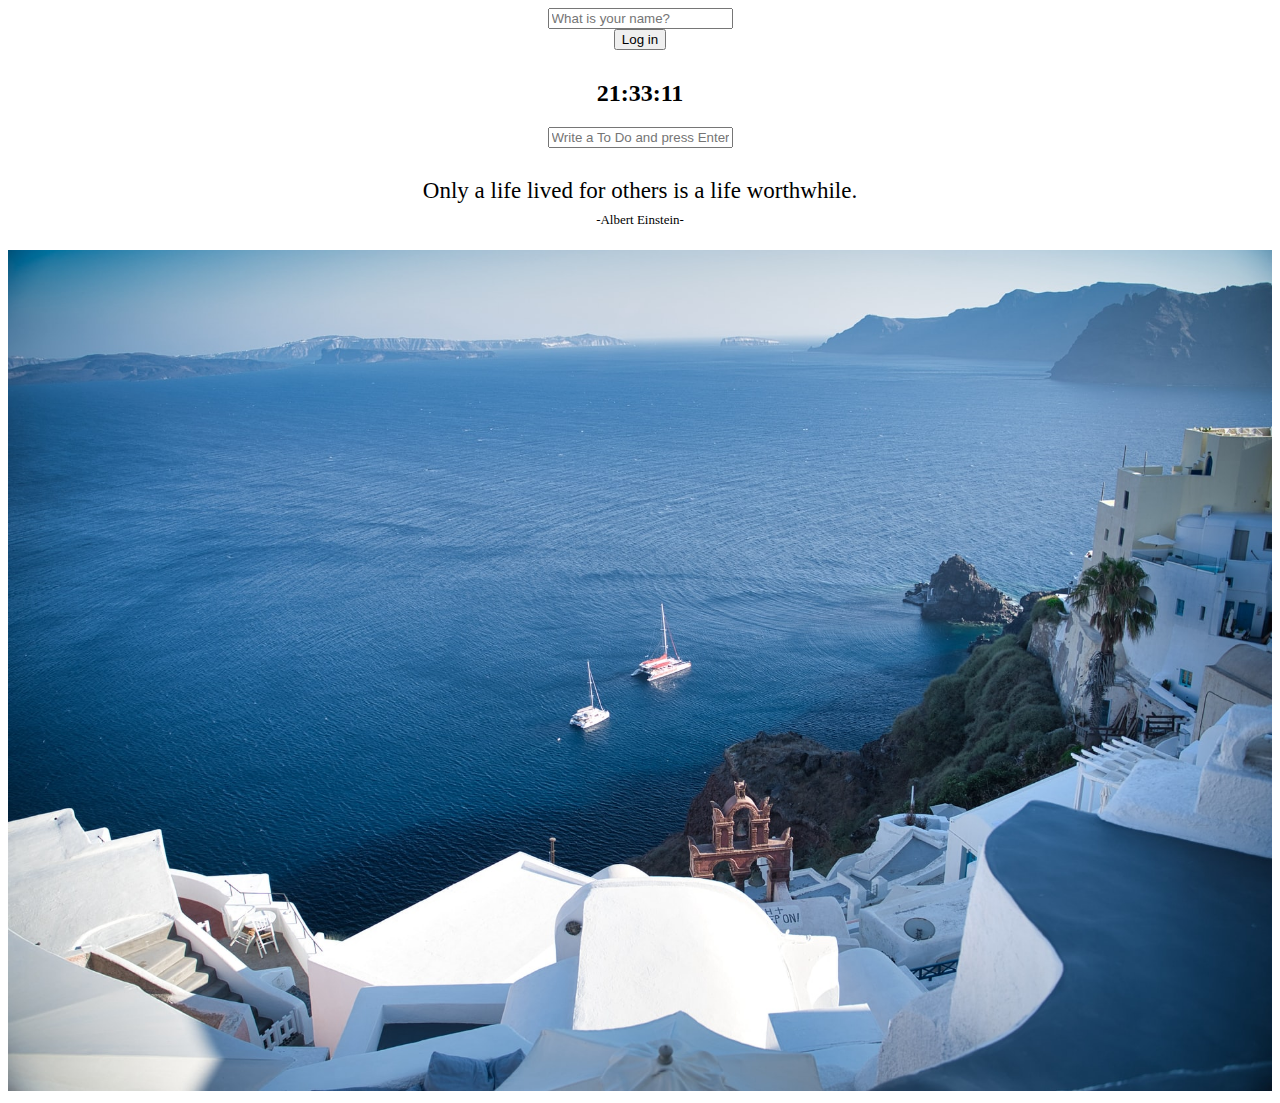
<file: index.html>
<!DOCTYPE html>
<html lang="en">
  <head>
    <meta charset="UTF-8" />
    <meta http-equiv="X-UA-Compatible" content="IE=edge" />
    <meta name="viewport" content="width=device-width, initial-scale=1.0" />
    <link rel="stylesheet" href="css/style.css" />
    <title>Momentum App</title>
  </head>

  <body>
    <!--<div id="login-form">
        입력값의 증명을 위해선 html에서 form을 사용해야함
        form 의 기본동작 > submit
      -->
    <div class="background-image"></div>
    <form id="login-form" class="hidden">
      <input
        required
        maxlength="15"
        type="text"
        placeholder="What is your name?"
      />
      <button>Log in</button>
    </form>
    <div id="time"></div>
    <h1 id="greeting" class="hidden"></h1>
    <h2 id="clock">00:00</h2>
    <form id="todo-form">
      <input type="text" placeholder="Write a To Do and press Enter" required />
    </form>
    <ul id="todo-list"></ul>
    <div id="quote">
      <span></span>
      <div></div>
      <span id="author"></span>
    </div>
    <div id="weather">
      <span></span>
      <span></span>
    </div>
    <!--<a href="https://nomadcoders.co">Go to courses</a>-->
    <script src="js/todo.js"></script>
    <script src="js/greeting.js"></script>
    <script src="js/clock.js"></script>
    <script src="js/quotes.js"></script>
    <script src="js/background.js"></script>
    <script src="js/weather.js"></script>
  </body>
</html>
</file>
<file: css/style.css>
.hidden {
  display: none;
}

li {
  display: flex;
  align-items: center;
  margin-bottom: 10px;
  display: flex;
  flex-direction: column;
  align-items: center;
}

ul {
  list-style-type: none;
  padding: 0;
  margin: 0;
  width: 100%;
}
.container {
  position: relative;
  width: 100%;
  height: 100%;
}

img {
  width: 100%;
  height: 100%;
  object-fit: cover;
}

.overlay {
  position: absolute;
  top: 0;
  left: 0;
  width: 100%;
  height: 100%;
  background-color: rgba(255, 255, 255, 0.7);
  display: flex;
  flex-direction: column;
  align-items: center;
  justify-content: center;
  padding: 20px;
  box-sizing: border-box;
}

h1 {
  font-size: 40px;
  font-weight: bold;
  margin-bottom: 20px;
  text-align: center;
}

form {
  display: flex;
  flex-direction: column;
  align-items: center;
  justify-content: center;
  margin-bottom: 20px;
}

#clock {
  display: flex;
  justify-content: center;
  align-items: center;
}

#clock span {
  font-size: 6rem;
}


.container {
  display: flex;
  flex-direction: column;
  align-items: center;
  margin-top: 100px;
  color: #fff;
}


form {
  display: flex;
  flex-direction: column;
  align-items: center;
  margin-bottom: 30px;
}

label {
  font-size: 24px;
  margin-bottom: 10px;
}
#quote {
  font-size: 23px;
  margin-bottom: 20px;
  text-align: center;
}
#weather {
  font-size: 23px;
  margin-bottom: 20px;
  text-align: center;
}
#author {
  font-size: 13px;
}
</file>
